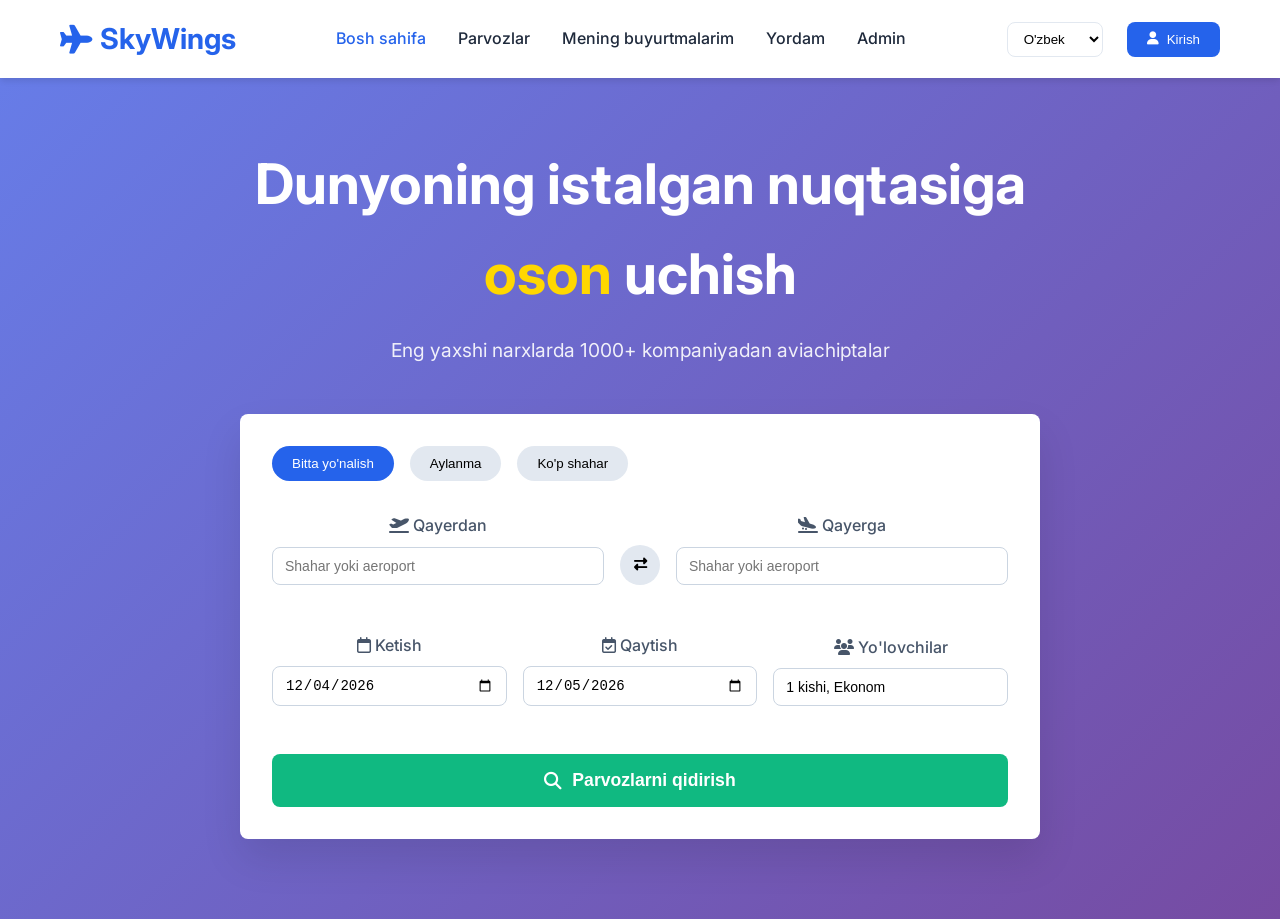
<file: index.html>
<!DOCTYPE html>
<html lang="uz">
<head>
    <meta charset="UTF-8">
    <meta name="viewport" content="width=device-width, initial-scale=1.0">
    <title>SkyWings - Aviachiptalar onlayn</title>
    <link rel="stylesheet" href="https://cdnjs.cloudflare.com/ajax/libs/font-awesome/6.4.0/css/all.min.css">
    <link href="https://fonts.googleapis.com/css2?family=Inter:wght@300;400;500;600;700&display=swap" rel="stylesheet">
    <link rel="stylesheet" href="css/style.css">
    <link rel="stylesheet" href="css/responsive.css">
</head>
<body>
    <!-- Loading Spinner -->
    <div id="loadingSpinner" class="loading-spinner">
        <div class="spinner-content">
            <i class="fas fa-plane"></i>
            <p>SkyWings yuklanmoqda...</p>
        </div>
    </div>

    <!-- Navigation -->
    <nav class="navbar">
        <div class="container">
            <a href="index.html" class="logo">
                <i class="fas fa-plane"></i> SkyWings
            </a>
            
            <div class="nav-links">
                <a href="index.html" class="active">Bosh sahifa</a>
                <a href="flights.html">Parvozlar</a>
                <a href="#" id="myBookings">Mening buyurtmalarim</a>
                <a href="#">Yordam</a>
                <a href="admin/index.html" class="admin-link">Admin</a>
            </div>
            
            <div class="nav-actions">
                <select class="lang-select">
                    <option value="uz">O'zbek</option>
                    <option value="ru">Русский</option>
                    <option value="en">English</option>
                </select>
                
                <div class="user-menu">
                    <button class="btn-login" id="mainLoginBtn">
                        <i class="fas fa-user"></i> Kirish
                    </button>
                    <div class="user-dropdown">
                        <a href="#" id="profileLink"><i class="fas fa-user-circle"></i> Profil</a>
                        <a href="#" id="myTicketsLink"><i class="fas fa-ticket-alt"></i> Mening chiptalarim</a>
                        <a href="#" id="settingsLink"><i class="fas fa-cog"></i> Sozlamalar</a>
                        <a href="#" id="logoutLink"><i class="fas fa-sign-out-alt"></i> Chiqish</a>
                    </div>
                </div>
            </div>
            
            <button class="menu-toggle">
                <i class="fas fa-bars"></i>
            </button>
        </div>
    </nav>

    <!-- Hero Section -->
    <section class="hero">
        <div class="container">
            <div class="hero-content">
                <h1 id="heroTitle">Dunyoning istalgan nuqtasiga <span class="highlight">oson</span> uchish</h1>
                <p id="heroSubtitle">Eng yaxshi narxlarda 1000+ kompaniyadan aviachiptalar</p>
                
                <div class="search-box">
                    <div class="search-tabs">
                        <button class="tab active" data-type="oneway">Bitta yo'nalish</button>
                        <button class="tab" data-type="roundtrip">Aylanma</button>
                        <button class="tab" data-type="multicity">Ko'p shahar</button>
                    </div>
                    
                    <form class="search-form" id="searchForm">
                        <div class="form-row">
                            <div class="form-group">
                                <label><i class="fas fa-plane-departure"></i> Qayerdan</label>
                                <input type="text" placeholder="Shahar yoki aeroport" id="fromInput" required>
                                <div class="suggestions" id="fromSuggestions"></div>
                            </div>
                            
                            <button type="button" class="swap-btn" id="swapCities">
                                <i class="fas fa-exchange-alt"></i>
                            </button>
                            
                            <div class="form-group">
                                <label><i class="fas fa-plane-arrival"></i> Qayerga</label>
                                <input type="text" placeholder="Shahar yoki aeroport" id="toInput" required>
                                <div class="suggestions" id="toSuggestions"></div>
                            </div>
                        </div>
                        
                        <div class="form-row">
                            <div class="form-group">
                                <label><i class="far fa-calendar"></i> Ketish</label>
                                <input type="date" id="departureDate" required>
                            </div>
                            
                            <div class="form-group" id="returnDateGroup">
                                <label><i class="far fa-calendar-check"></i> Qaytish</label>
                                <input type="date" id="returnDate">
                            </div>
                            
                            <div class="form-group">
                                <label><i class="fas fa-users"></i> Yo'lovchilar</label>
                                <div class="passenger-select">
                                    <input type="text" id="passengerSummary" value="1 kishi, Ekonom" readonly>
                                    <div class="passenger-dropdown">
                                        <div class="passenger-type">
                                            <span>Kattalar (12+)</span>
                                            <div class="counter">
                                                <button type="button" class="counter-btn minus" data-type="adults">-</button>
                                                <span class="count" id="adultsCount">1</span>
                                                <button type="button" class="counter-btn plus" data-type="adults">+</button>
                                            </div>
                                        </div>
                                        <div class="passenger-type">
                                            <span>Bolalar (2-11)</span>
                                            <div class="counter">
                                                <button type="button" class="counter-btn minus" data-type="children">-</button>
                                                <span class="count" id="childrenCount">0</span>
                                                <button type="button" class="counter-btn plus" data-type="children">+</button>
                                            </div>
                                        </div>
                                        <div class="passenger-type">
                                            <span>Chaqaloqlar (2 yoshgacha)</span>
                                            <div class="counter">
                                                <button type="button" class="counter-btn minus" data-type="infants">-</button>
                                                <span class="count" id="infantsCount">0</span>
                                                <button type="button" class="counter-btn plus" data-type="infants">+</button>
                                            </div>
                                        </div>
                                        <div class="class-select">
                                            <button type="button" class="class-btn active" data-class="economy">Ekonom</button>
                                            <button type="button" class="class-btn" data-class="business">Biznes</button>
                                            <button type="button" class="class-btn" data-class="first">Birinchi</button>
                                        </div>
                                    </div>
                                </div>
                            </div>
                        </div>
                        
                        <button type="submit" class="search-btn" id="searchBtn">
                            <i class="fas fa-search"></i> Parvozlarni qidirish
                        </button>
                    </form>
                </div>
            </div>
        </div>
    </section>

    <!-- Rest of the page remains the same... -->
    <!-- Special Offers, Destinations, Features, Footer -->

    <!-- Modals Container -->
    <div id="modalsContainer"></div>
    
    <!-- Notification Container -->
    <div id="notificationContainer"></div>

    <script src="js/main.js"></script>
    <script src="auth.js"></script>
</body>
</html>
</file>
<file: css/style.css>
/* Asosiy sozlamalar */
:root {
    --primary: #2563eb;
    --primary-dark: #1d4ed8;
    --secondary: #10b981;
    --dark: #1e293b;
    --light: #f8fafc;
    --gray: #64748b;
    --light-gray: #e2e8f0;
    --danger: #ef4444;
    --success: #10b981;
    --warning: #f59e0b;
    --shadow: 0 4px 6px -1px rgba(0, 0, 0, 0.1);
    --radius: 8px;
}

* {
    margin: 0;
    padding: 0;
    box-sizing: border-box;
}

body {
    font-family: 'Inter', sans-serif;
    line-height: 1.6;
    color: var(--dark);
    background: var(--light);
}

.container {
    width: 100%;
    max-width: 1200px;
    margin: 0 auto;
    padding: 0 20px;
}

/* Navigation */
.navbar {
    background: white;
    box-shadow: var(--shadow);
    position: fixed;
    top: 0;
    width: 100%;
    z-index: 1000;
}

.navbar .container {
    display: flex;
    justify-content: space-between;
    align-items: center;
    padding: 1rem 20px;
}

.logo {
    font-size: 1.8rem;
    font-weight: 700;
    color: var(--primary);
    text-decoration: none;
    display: flex;
    align-items: center;
    gap: 8px;
}

.nav-links {
    display: flex;
    gap: 2rem;
}

.nav-links a {
    text-decoration: none;
    color: var(--dark);
    font-weight: 500;
    transition: color 0.3s;
}

.nav-links a:hover,
.nav-links a.active {
    color: var(--primary);
}

.nav-actions {
    display: flex;
    align-items: center;
    gap: 1.5rem;
}

.lang-select {
    padding: 8px 12px;
    border: 1px solid var(--light-gray);
    border-radius: var(--radius);
    background: white;
    cursor: pointer;
}

.btn-login {
    background: var(--primary);
    color: white;
    border: none;
    padding: 10px 20px;
    border-radius: var(--radius);
    cursor: pointer;
    display: flex;
    align-items: center;
    gap: 8px;
    font-weight: 500;
    transition: background 0.3s;
}

.btn-login:hover {
    background: var(--primary-dark);
}

.menu-toggle {
    display: none;
    background: none;
    border: none;
    font-size: 1.5rem;
    cursor: pointer;
    color: var(--dark);
}

/* Hero Section */
.hero {
    padding: 140px 0 80px;
    background: linear-gradient(135deg, #667eea 0%, #764ba2 100%);
    color: white;
    position: relative;
    overflow: hidden;
}

.hero::before {
    content: '';
    position: absolute;
    top: 0;
    left: 0;
    right: 0;
    bottom: 0;
    background: url('https://images.unsplash.com/photo-1436491865332-7a61a109cc05?ixlib=rb-4.0.3&auto=format&fit=crop&w=1600') center/cover;
    opacity: 0.1;
}

.hero-content {
    position: relative;
    z-index: 1;
    text-align: center;
    max-width: 800px;
    margin: 0 auto;
}

.hero h1 {
    font-size: 3.5rem;
    margin-bottom: 1rem;
    font-weight: 700;
}

.highlight {
    color: #ffd700;
}

.hero p {
    font-size: 1.2rem;
    margin-bottom: 3rem;
    opacity: 0.9;
}

/* Search Box */
.search-box {
    background: white;
    border-radius: var(--radius);
    padding: 2rem;
    box-shadow: 0 20px 40px rgba(0, 0, 0, 0.1);
}

.search-tabs {
    display: flex;
    gap: 1rem;
    margin-bottom: 2rem;
}

.tab {
    padding: 10px 20px;
    background: var(--light-gray);
    border: none;
    border-radius: 50px;
    cursor: pointer;
    font-weight: 500;
    transition: all 0.3s;
}

.tab.active {
    background: var(--primary);
    color: white;
}

.search-form {
    display: flex;
    flex-direction: column;
    gap: 1.5rem;
}

.form-row {
    display: flex;
    gap: 1rem;
    align-items: flex-end;
}

.form-group {
    flex: 1;
}

.form-group label {
    display: flex;
    align-items: center;
    gap: 8px;
    margin-bottom: 8px;
    color: var(--dark);
    font-weight: 500;
}

.form-group input {
    width: 100%;
    padding: 12px 16px;
    border: 1px solid var(--light-gray);
    border-radius: var(--radius);
    font-size: 1rem;
    transition: border-color 0.3s;
}

.form-group input:focus {
    outline: none;
    border-color: var(--primary);
}

.swap-btn {
    background: var(--light-gray);
    border: none;
    width: 40px;
    height: 40px;
    border-radius: 50%;
    cursor: pointer;
    display: flex;
    align-items: center;
    justify-content: center;
    margin-bottom: 24px;
    transition: background 0.3s;
}

.swap-btn:hover {
    background: var(--gray);
    color: white;
}

.passenger-select {
    position: relative;
}

.passenger-dropdown {
    position: absolute;
    top: 100%;
    left: 0;
    right: 0;
    background: white;
    border: 1px solid var(--light-gray);
    border-radius: var(--radius);
    padding: 1rem;
    box-shadow: var(--shadow);
    display: none;
    z-index: 10;
}

.passenger-select:hover .passenger-dropdown {
    display: block;
}

.passenger-type {
    display: flex;
    justify-content: space-between;
    align-items: center;
    margin-bottom: 1rem;
}

.counter {
    display: flex;
    align-items: center;
    gap: 10px;
}

.counter button {
    width: 30px;
    height: 30px;
    border: 1px solid var(--light-gray);
    background: white;
    border-radius: 50%;
    cursor: pointer;
    display: flex;
    align-items: center;
    justify-content: center;
}

.class-select {
    display: flex;
    gap: 8px;
    margin-top: 1rem;
}

.class-btn {
    flex: 1;
    padding: 8px;
    border: 1px solid var(--light-gray);
    background: white;
    border-radius: var(--radius);
    cursor: pointer;
    transition: all 0.3s;
}

.class-btn.active {
    background: var(--primary);
    color: white;
    border-color: var(--primary);
}

.search-btn {
    background: var(--secondary);
    color: white;
    border: none;
    padding: 16px 32px;
    border-radius: var(--radius);
    font-size: 1.1rem;
    font-weight: 600;
    cursor: pointer;
    display: flex;
    align-items: center;
    justify-content: center;
    gap: 10px;
    transition: background 0.3s;
}

.search-btn:hover {
    background: #0ca678;
}

/* Offers Section */
.offers {
    padding: 80px 0;
}

.section-title {
    text-align: center;
    font-size: 2.5rem;
    margin-bottom: 3rem;
    color: var(--dark);
}

.offers-slider {
    display: flex;
    gap: 2rem;
    overflow-x: auto;
    padding: 1rem 0;
}

.offer-card {
    min-width: 300px;
    background: white;
    border-radius: var(--radius);
    overflow: hidden;
    box-shadow: var(--shadow);
    position: relative;
}

.offer-badge {
    position: absolute;
    top: 1rem;
    right: 1rem;
    background: var(--danger);
    color: white;
    padding: 5px 10px;
    border-radius: 20px;
    font-weight: 600;
}

.offer-card img {
    width: 100%;
    height: 200px;
    object-fit: cover;
}

.offer-content {
    padding: 1.5rem;
}

.offer-content h3 {
    margin-bottom: 0.5rem;
    color: var(--dark);
}

.offer-content p {
    color: var(--gray);
    margin-bottom: 1rem;
}

.price {
    font-size: 1.5rem;
    font-weight: 700;
    color: var(--primary);
    margin-bottom: 1rem;
}

.price span {
    font-size: 1rem;
    color: var(--gray);
    text-decoration: line-through;
    margin-left: 10px;
}

.btn-book {
    width: 100%;
    padding: 12px;
    background: var(--primary);
    color: white;
    border: none;
    border-radius: var(--radius);
    cursor: pointer;
    font-weight: 500;
    transition: background 0.3s;
}

.btn-book:hover {
    background: var(--primary-dark);
}

/* Destinations */
.destinations {
    padding: 80px 0;
    background: var(--light);
}

.destination-grid {
    display: grid;
    grid-template-columns: repeat(auto-fit, minmax(250px, 1fr));
    gap: 2rem;
}

.destination-card {
    background: white;
    border-radius: var(--radius);
    overflow: hidden;
    box-shadow: var(--shadow);
    transition: transform 0.3s;
}

.destination-card:hover {
    transform: translateY(-5px);
}

.destination-card img {
    width: 100%;
    height: 200px;
    object-fit: cover;
}

.destination-info {
    padding: 1.5rem;
}

.destination-info h3 {
    margin-bottom: 0.5rem;
}

.destination-info p {
    color: var(--gray);
    margin-bottom: 1rem;
}

/* Features */
.features {
    padding: 80px 0;
}

.features-grid {
    display: grid;
    grid-template-columns: repeat(auto-fit, minmax(250px, 1fr));
    gap: 2rem;
}

.feature-card {
    text-align: center;
    padding: 2rem;
    background: white;
    border-radius: var(--radius);
    box-shadow: var(--shadow);
    transition: transform 0.3s;
}

.feature-card:hover {
    transform: translateY(-5px);
}

.feature-icon {
    width: 60px;
    height: 60px;
    background: var(--primary);
    color: white;
    border-radius: 50%;
    display: flex;
    align-items: center;
    justify-content: center;
    margin: 0 auto 1.5rem;
    font-size: 1.5rem;
}

.feature-card h3 {
    margin-bottom: 1rem;
    color: var(--dark);
}

.feature-card p {
    color: var(--gray);
}

/* Footer */
.footer {
    background: var(--dark);
    color: white;
    padding: 60px 0 20px;
}

.footer-grid {
    display: grid;
    grid-template-columns: repeat(auto-fit, minmax(200px, 1fr));
    gap: 3rem;
    margin-bottom: 3rem;
}

.footer-col h3,
.footer-col h4 {
    margin-bottom: 1.5rem;
    color: white;
}

.footer-col ul {
    list-style: none;
}

.footer-col ul li {
    margin-bottom: 0.8rem;
}

.footer-col a {
    color: #cbd5e1;
    text-decoration: none;
    transition: color 0.3s;
}

.footer-col a:hover {
    color: white;
}

.social-links {
    display: flex;
    gap: 1rem;
    margin-top: 1.5rem;
}

.social-links a {
    display: flex;
    align-items: center;
    justify-content: center;
    width: 40px;
    height: 40px;
    background: rgba(255, 255, 255, 0.1);
    border-radius: 50%;
    color: white;
    transition: background 0.3s;
}

.social-links a:hover {
    background: var(--primary);
}

.footer-bottom {
    text-align: center;
    padding-top: 2rem;
    border-top: 1px solid rgba(255, 255, 255, 0.1);
    color: #cbd5e1;
}

/* Responsive */
@media (max-width: 992px) {
    .hero h1 {
        font-size: 2.5rem;
    }
    
    .form-row {
        flex-direction: column;
    }
    
    .swap-btn {
        align-self: center;
        transform: rotate(90deg);
    }
}

@media (max-width: 768px) {
    .nav-links,
    .nav-actions {
        display: none;
    }
    
    .menu-toggle {
        display: block;
    }
    
    .hero {
        padding: 120px 0 60px;
    }
    
    .hero h1 {
        font-size: 2rem;
    }
}
/* Qo'shimcha tugmalar va komponentlar uchun */

/* Suggestion items */
.suggestions {
    position: absolute;
    background: white;
    border: 1px solid var(--light-gray);
    border-radius: var(--radius);
    width: 100%;
    max-height: 200px;
    overflow-y: auto;
    display: none;
    z-index: 1000;
    box-shadow: var(--shadow);
}

.suggestion-item {
    padding: 10px 15px;
    cursor: pointer;
    transition: background 0.3s;
}

.suggestion-item:hover {
    background: var(--light);
}

/* Passenger dropdown */
.passenger-dropdown {
    position: absolute;
    top: 100%;
    left: 0;
    right: 0;
    background: white;
    border: 1px solid var(--light-gray);
    border-radius: var(--radius);
    padding: 1rem;
    box-shadow: var(--shadow);
    z-index: 1000;
    display: none;
}

/* User dropdown */
.user-dropdown {
    position: absolute;
    top: 100%;
    right: 0;
    background: white;
    border: 1px solid var(--light-gray);
    border-radius: var(--radius);
    min-width: 200px;
    box-shadow: var(--shadow);
    display: none;
    z-index: 1000;
}

.user-dropdown a {
    display: flex;
    align-items: center;
    gap: 10px;
    padding: 12px 16px;
    color: var(--dark);
    text-decoration: none;
    border-bottom: 1px solid var(--light-gray);
    transition: background 0.3s;
}

.user-dropdown a:hover {
    background: var(--light);
}

.user-dropdown a:last-child {
    border-bottom: none;
}

/* Loading spinner */
.fa-spinner {
    animation: spin 1s linear infinite;
}

@keyframes spin {
    0% { transform: rotate(0deg); }
    100% { transform: rotate(360deg); }
}

/* Hover effects for all buttons */
button:not(:disabled):hover {
    transform: translateY(-2px);
    transition: transform 0.3s;
}

button:disabled {
    opacity: 0.6;
    cursor: not-allowed;
}

/* Active tab animation */
.tab.active {
    position: relative;
}

.tab.active::after {
    content: '';
    position: absolute;
    bottom: -5px;
    left: 50%;
    transform: translateX(-50%);
    width: 20px;
    height: 3px;
    background: white;
    border-radius: 2px;
}

/* Flight cards animation */
.flight-card {
    transition: all 0.3s;
}

.flight-card:hover {
    transform: translateY(-5px);
    box-shadow: 0 8px 25px rgba(0,0,0,0.1);
}

/* Booking form steps */
.booking-step {
    transition: all 0.3s;
}

.booking-step.active {
    border-left: 4px solid var(--primary);
    padding-left: 10px;
}

/* Responsive improvements */
@media (max-width: 768px) {
    .user-dropdown {
        position: fixed;
        top: 70px;
        left: 20px;
        right: 20px;
    }
    
    .passenger-dropdown {
        position: fixed;
        top: 50%;
        left: 50%;
        transform: translate(-50%, -50%);
        width: 90%;
        max-width: 300px;
    }
}

/* Print styles */
@media print {
    .navbar,
    .footer,
    button,
    .no-print {
        display: none !important;
    }
    
    body {
        font-size: 12px;
        color: black !important;
    }
    
    .ticket {
        border: 2px solid black;
        padding: 20px;
        page-break-inside: avoid;
    }
}
/* Auth Related Styles */
.user-name {
    display: inline;
    margin-left: 5px;
}

.user-dropdown .badge {
    background: var(--danger);
    color: white;
    padding: 2px 6px;
    border-radius: 10px;
    font-size: 0.7rem;
    margin-left: auto;
}

.loading-spinner {
    position: fixed;
    top: 0;
    left: 0;
    right: 0;
    bottom: 0;
    background: rgba(255, 255, 255, 0.9);
    display: flex;
    align-items: center;
    justify-content: center;
    z-index: 99999;
}

.spinner-content {
    text-align: center;
}

.spinner-content i {
    font-size: 48px;
    color: var(--primary);
    margin-bottom: 1rem;
    animation: bounce 1s infinite;
}

@keyframes bounce {
    0%, 100% { transform: translateY(0); }
    50% { transform: translateY(-10px); }
}

/* Responsive for modals */
@media (max-width: 768px) {
    .modal {
        min-width: 90%;
        margin: 1rem;
        padding: 1rem;
    }
    
    .modal-footer {
        flex-direction: column;
        gap: 10px;
    }
    
    .modal-footer button {
        width: 100%;
    }
}
</file>
<file: css/responsive.css>
/* Responsive dizayn qo'shimchalari */

@media (max-width: 1200px) {
    .container {
        max-width: 960px;
    }
}

@media (max-width: 992px) {
    .container {
        max-width: 720px;
    }
    
    .hero h1 {
        font-size: 2.5rem;
    }
    
    .destination-grid,
    .features-grid {
        grid-template-columns: repeat(2, 1fr);
    }
}

@media (max-width: 768px) {
    .container {
        max-width: 540px;
    }
    
    .navbar .container {
        flex-wrap: wrap;
    }
    
    .nav-links {
        order: 3;
        width: 100%;
        margin-top: 1rem;
        display: none;
        flex-direction: column;
        gap: 1rem;
    }
    
    .nav-actions {
        display: none;
        flex-direction: column;
        gap: 1rem;
        width: 100%;
        margin-top: 1rem;
    }
    
    .menu-toggle {
        display: block;
    }
    
    .hero {
        padding: 100px 0 40px;
    }
    
    .hero h1 {
        font-size: 2rem;
    }
    
    .form-row {
        flex-direction: column;
    }
    
    .swap-btn {
        align-self: center;
        transform: rotate(90deg);
        margin: 10px 0;
    }
    
    .destination-grid,
    .features-grid {
        grid-template-columns: 1fr;
    }
    
    .footer-grid {
        grid-template-columns: 1fr;
        gap: 2rem;
    }
}

@media (max-width: 576px) {
    .container {
        padding: 0 15px;
    }
    
    .search-box {
        padding: 1rem;
    }
    
    .search-tabs {
        flex-direction: column;
        gap: 0.5rem;
    }
    
    .tab {
        width: 100%;
    }
    
    .offer-card {
        min-width: 250px;
    }
    
    .section-title {
        font-size: 2rem;
    }
}

/* Kichik ekranlar uchun optimallashtirish */
@media (max-width: 400px) {
    .hero h1 {
        font-size: 1.8rem;
    }
    
    .logo {
        font-size: 1.5rem;
    }
    
    .stat-card {
        flex-direction: column;
        text-align: center;
    }
}

/* Print media */
@media print {
    .navbar,
    .search-box,
    .offers,
    .features,
    .footer {
        display: none;
    }
    
    .hero {
        padding: 20px 0;
        background: none;
        color: black;
    }
}
</file>
